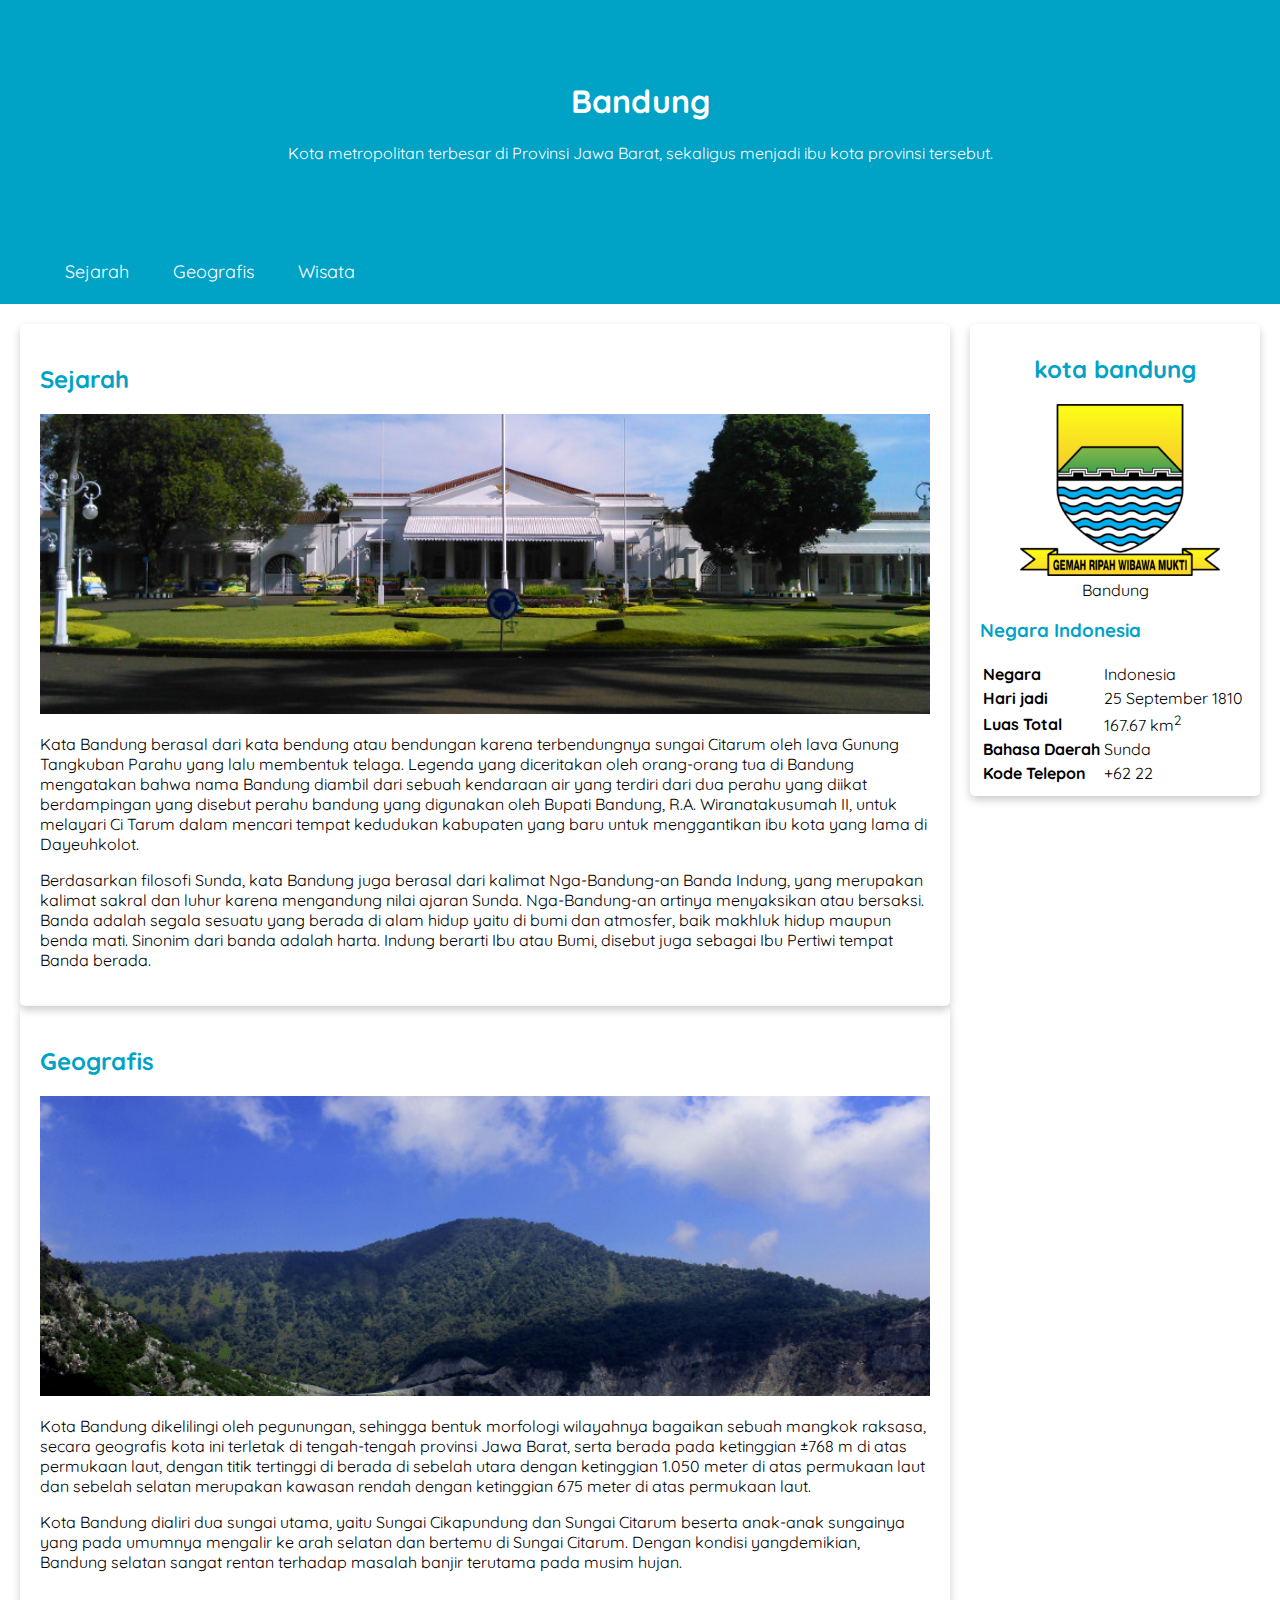
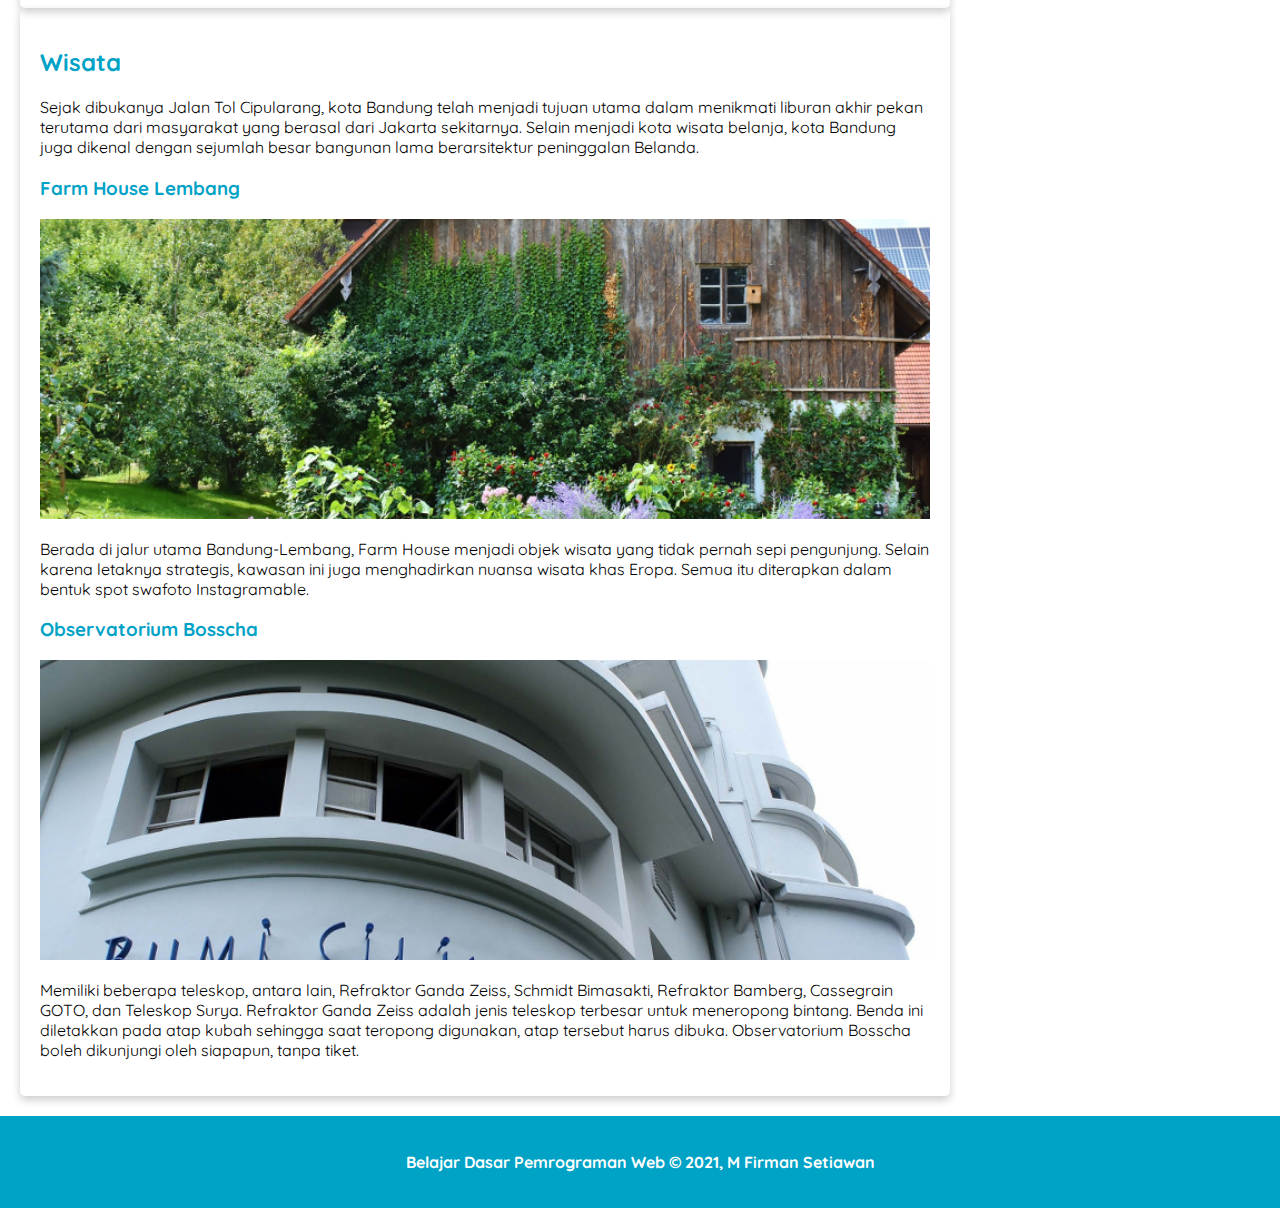
<file: index.html>
<!DOCTYPE html>
<html lang="en">
  <head>
    <meta charset="UTF-8" />
    <meta http-equiv="X-UA-Compatible" content="IE=edge" />
    <meta name="viewport" content="width=device-width, initial-scale=1.0" />
    <link rel="stylesheet" href="assets/style/style.css" />
    <title>Kota Bandung</title>
  </head>
  <body>
    <header>
      <div class="jumbotron">
        <h1>Bandung</h1>
        <p>
          Kota metropolitan terbesar di Provinsi Jawa Barat, sekaligus menjadi
          ibu kota provinsi tersebut.
        </p>
      </div>
      <nav>
        <ul>
          <li><a href="#sejarah">Sejarah</a></li>
          <li><a href="#geografis">Geografis</a></li>
          <li><a href="#wisata">Wisata</a></li>
        </ul>
      </nav>
    </header>
    <main>
      <div id="content">
        <article class="card">
          <h2 id="sejarah">Sejarah</h2>
          <img
            class="featured-image"
            src="assets/image/history.jpg"
            alt="sejarah"
          />
          <p>
            Kata Bandung berasal dari kata bendung atau bendungan karena
            terbendungnya sungai Citarum oleh lava Gunung Tangkuban Parahu yang
            lalu membentuk telaga. Legenda yang diceritakan oleh orang-orang tua
            di Bandung mengatakan bahwa nama Bandung diambil dari sebuah
            kendaraan air yang terdiri dari dua perahu yang diikat berdampingan
            yang disebut perahu bandung yang digunakan oleh Bupati Bandung, R.A.
            Wiranatakusumah II, untuk melayari Ci Tarum dalam mencari tempat
            kedudukan kabupaten yang baru untuk menggantikan ibu kota yang lama
            di Dayeuhkolot.
          </p>

          <p>
            Berdasarkan filosofi Sunda, kata Bandung juga berasal dari kalimat
            Nga-Bandung-an Banda Indung, yang merupakan kalimat sakral dan luhur
            karena mengandung nilai ajaran Sunda. Nga-Bandung-an artinya
            menyaksikan atau bersaksi. Banda adalah segala sesuatu yang berada
            di alam hidup yaitu di bumi dan atmosfer, baik makhluk hidup maupun
            benda mati. Sinonim dari banda adalah harta. Indung berarti Ibu atau
            Bumi, disebut juga sebagai Ibu Pertiwi tempat Banda berada.
          </p>
        </article>

        <article class="card">
          <h2 id="geografis">Geografis</h2>
          <img
            class="featured-image"
            src="assets/image/geografis.jpg"
            alt="geografis"
          />
          <p>
            Kota Bandung dikelilingi oleh pegunungan, sehingga bentuk morfologi
            wilayahnya bagaikan sebuah mangkok raksasa, secara geografis kota
            ini terletak di tengah-tengah provinsi Jawa Barat, serta berada pada
            ketinggian ±768 m di atas permukaan laut, dengan titik tertinggi di
            berada di sebelah utara dengan ketinggian 1.050 meter di atas
            permukaan laut dan sebelah selatan merupakan kawasan rendah dengan
            ketinggian 675 meter di atas permukaan laut.
          </p>

          <p>
            Kota Bandung dialiri dua sungai utama, yaitu Sungai Cikapundung dan
            Sungai Citarum beserta anak-anak sungainya yang pada umumnya
            mengalir ke arah selatan dan bertemu di Sungai Citarum. Dengan
            kondisi yangdemikian, Bandung selatan sangat rentan terhadap masalah
            banjir terutama pada musim hujan.
          </p>
        </article>

        <article class="card">
          <h2 id="wisata">Wisata</h2>
          <p>
            Sejak dibukanya Jalan Tol Cipularang, kota Bandung telah menjadi
            tujuan utama dalam menikmati liburan akhir pekan terutama dari
            masyarakat yang berasal dari Jakarta sekitarnya. Selain menjadi kota
            wisata belanja, kota Bandung juga dikenal dengan sejumlah besar
            bangunan lama berarsitektur peninggalan Belanda.
          </p>

          <h3>Farm House Lembang</h3>
          <img
            class="featured-image"
            src="assets/image/farm-house.jpg"
            alt="farm house"
          />
          <p>
            Berada di jalur utama Bandung-Lembang, Farm House menjadi objek
            wisata yang tidak pernah sepi pengunjung. Selain karena letaknya
            strategis, kawasan ini juga menghadirkan nuansa wisata khas Eropa.
            Semua itu diterapkan dalam bentuk spot swafoto Instagramable.
          </p>
          <h3>Observatorium Bosscha</h3>
          <img
            class="featured-image"
            src="assets/image/bosscha.jpg"
            alt="bosscha"
          />
          <p>
            Memiliki beberapa teleskop, antara lain, Refraktor Ganda Zeiss,
            Schmidt Bimasakti, Refraktor Bamberg, Cassegrain GOTO, dan Teleskop
            Surya. Refraktor Ganda Zeiss adalah jenis teleskop terbesar untuk
            meneropong bintang. Benda ini diletakkan pada atap kubah sehingga
            saat teropong digunakan, atap tersebut harus dibuka. Observatorium
            Bosscha boleh dikunjungi oleh siapapun, tanpa tiket.
          </p>
        </article>
      </div>
      <aside>
        <article class="profile">
          <header>
            <figure>
              <h2>kota bandung</h2>
              <img src="assets/image/279px-Bandung_coa.png" alt="logo" />
              <figcaption>Bandung</figcaption>
            </figure>
          </header>
          <section class="conten_profile">
            <h3>Negara Indonesia</h3>
            <table>
              <tr>
                <th>Negara</th>
                <td>Indonesia</td>
              </tr>
              <tr>
                <th>Hari jadi</th>
                <td>25 September 1810</td>
              </tr>
              <tr>
                <th>Luas Total</th>
                <td>167.67 km<sup>2</sup></td>
              </tr>
              <tr>
                <th>Bahasa Daerah</th>
                <td>Sunda</td>
              </tr>
              <tr>
                <th>Kode Telepon</th>
                <td>+62 22</td>
              </tr>
            </table>
          </section>
        </article>
      </aside>
      <div class="clear"></div>
    </main>
    <footer>
      <p>Belajar Dasar Pemrograman Web &#169; 2021, M Firman Setiawan</p>
    </footer>
  </body>
</html>
</file>
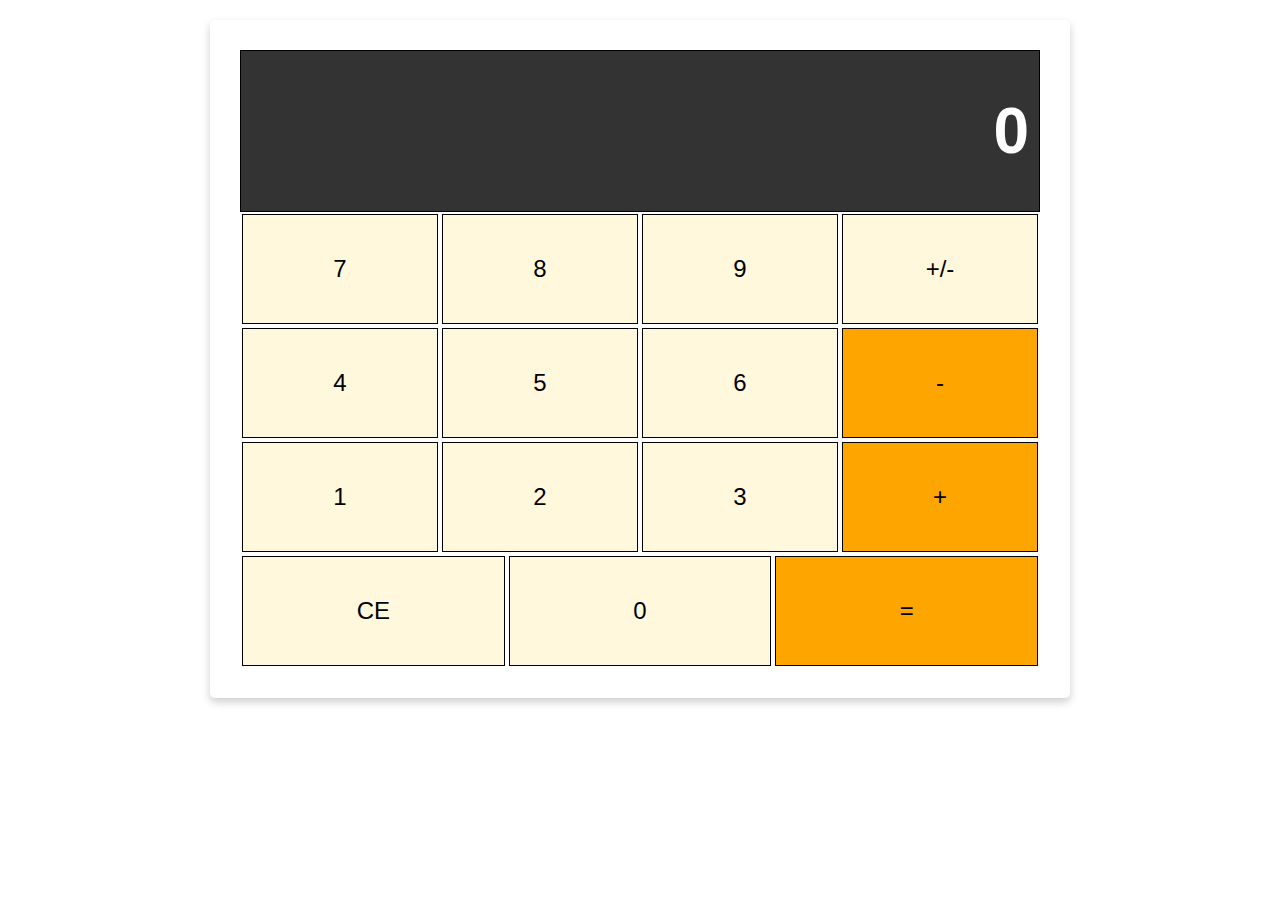
<file: callculator/index.html>
<!DOCTYPE html>
<html lang="en">
  <head>
    <meta charset="UTF-8" />
    <meta http-equiv="X-UA-Compatible" content="IE=edge" />
    <meta name="viewport" content="width=device-width, initial-scale=1.0" />
    <link rel="stylesheet" href="style.css" />
    <title>calculator</title>
  </head>
  <body>
    <div class="flex-container-column card">
      <div class="display">
        <h1 id="displayNumber">0</h1>
      </div>
      <div class="flex-container-row">
        <div class="button">7</div>
        <div class="button">8</div>
        <div class="button">9</div>
        <div class="button">+/-</div>
      </div>
      <div class="flex-container-row">
        <div class="button">4</div>
        <div class="button">5</div>
        <div class="button">6</div>
        <div class="button operator">-</div>
      </div>
      <div class="flex-container-row">
        <div class="button">1</div>
        <div class="button">2</div>
        <div class="button">3</div>
        <div class="button operator">+</div>
      </div>
      <div class="flex-container-row">
        <div class="button clear">CE</div>
        <div class="button">0</div>
        <div class="button equals">=</div>
      </div>
    </div>
    <script src="./script.js"></script>
  </body>
</html>
</file>
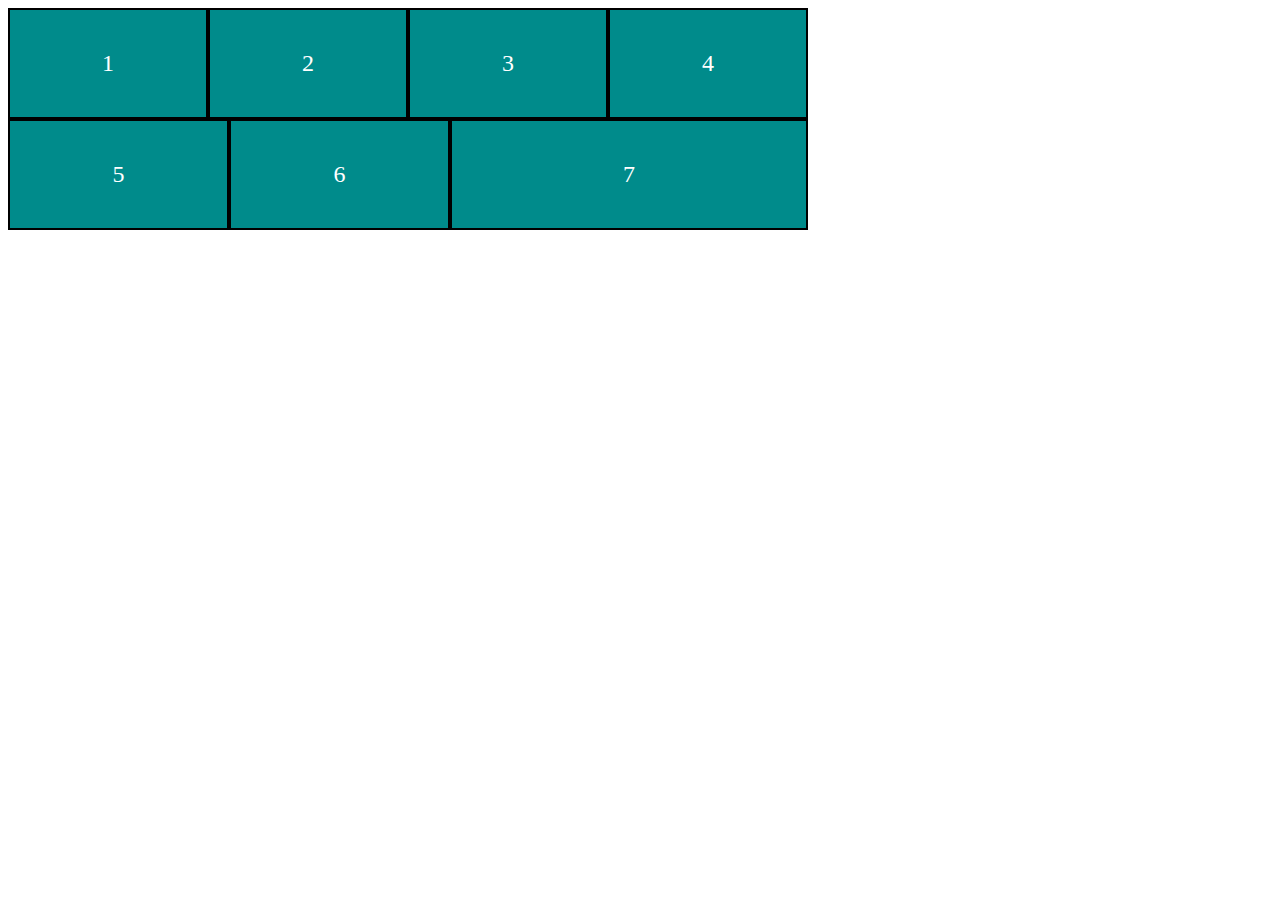
<file: flex.html>
<!DOCTYPE html>
<html lang="en">
  <head>
    <meta charset="UTF-8" />
    <meta http-equiv="X-UA-Compatible" content="IE=edge" />
    <meta name="viewport" content="width=device-width, initial-scale=1.0" />
    <title>Document</title>
    <style>
      .container {
        margin: 0;
        width: 800px;
      }
      .flex-colum {
        display: flex;
        flex-direction: column;
      }
      .flex-row {
        display: flex;
        flex-direction: row;
      }
      .box {
        flex-basis: 25%;
        padding: 40px;
        background-color: darkcyan;
        border: 2px solid black;
        text-align: center;
        flex-grow: 1;
        color: white;
        font-size: 1.5em;
      }
      .grow2 {
        flex-basis: 50%;
      }
    </style>
  </head>
  <body>
    <div class="container">
      <div class="flex-colum">
        <div class="flex-row">
          <div class="box">1</div>
          <div class="box">2</div>
          <div class="box">3</div>
          <div class="box">4</div>
        </div>
        <div class="flex-row">
          <div class="box">5</div>
          <div class="box">6</div>
          <div class="box grow2">7</div>
        </div>
      </div>
    </div>
  </body>
</html>
</file>
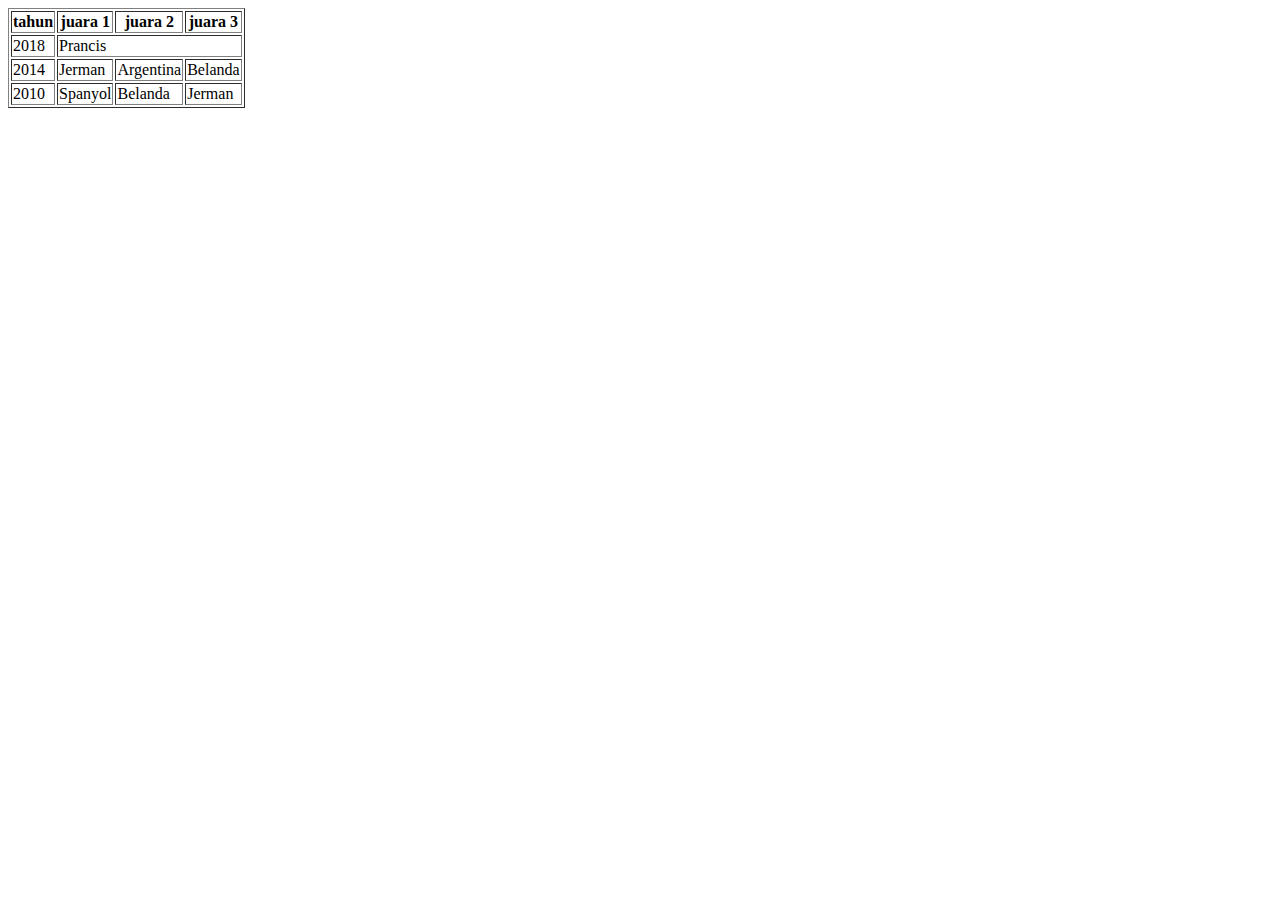
<file: tabel.html>
<!DOCTYPE html>
<html lang="en">
  <head>
    <meta charset="UTF-8" />
    <meta http-equiv="X-UA-Compatible" content="IE=edge" />
    <meta name="viewport" content="width=device-width, initial-scale=1.0" />
    <title>tabel dicodig</title>
  </head>
  <body>
    <table border="1">
      <thead>
        <th>tahun</th>
        <th>juara 1</th>
        <th>juara 2</th>
        <th>juara 3</th>
      </thead>
      <tbody>
        <tr>
          <td>2018</td>
          <td colspan="3">Prancis</td>
        </tr>
        <tr>
          <td>2014</td>
          <td>Jerman</td>
          <td>Argentina</td>
          <td>Belanda</td>
        </tr>
        <tr>
          <td>2010</td>
          <td>Spanyol</td>
          <td>Belanda</td>
          <td>Jerman</td>
        </tr>
      </tbody>
    </table>
  </body>
</html>
</file>
<file: assets/style/style.css>
@import url("https://fonts.googleapis.com/css2?family=Quicksand:wght@400;700&display=swap");
body {
  font-family: "Quicksand", sans-serif;
  margin: 0;
  padding: 0;
}
* {
  box-sizing: border-box;
}
.jumbotron {
  background-color: #00a2c6;
  padding: 60px;
  text-align: center;
  color: white;
}
#content {
  float: left;
  width: 75%;
}
nav {
  background-color: #00a2c6;
  position: sticky;
  top: 0;
  padding: 5px;
}

header {
  display: inline;
}

main {
  padding: 20px;
  overflow: auto;
}
aside {
  float: right;
  width: 25%;
  padding-left: 20px;
}

nav ul li {
  display: inline;
  list-style: none;
  margin: 20px;
}

nav a {
  font-size: 18px;
  font-family: 400;
  text-decoration: none;
  color: white;
}

nav a:hover {
  font-weight: bold;
}
.featured-image {
  width: 100%;
  object-fit: cover;
  max-height: 300px;
  object-position: center;
}

h2,
h3 {
  color: #00a2c6;
}

.profile {
  text-align: center;
  box-shadow: 0px 4px 8px 0 rgba(0, 0, 0, 0.2);
  border-radius: 5px;
  padding: 10px;
}

.profile img {
  width: 200px;
}
.conten_profile {
  text-align: left;
}
footer {
  padding: 20px;
  color: white;
  background-color: #00a2c6;
  text-align: center;
  font-weight: bold;
  box-sizing: content-box;
}

.card {
  box-shadow: 0px 4px 8px 0 rgba(0, 0, 0, 0.2);
  border-radius: 5px;
  padding: 20px;
}

/* Responsive  */
@media screen and (max-width: 1000px) {
  #content,
  aside {
    width: 100%;
    padding: 0;
  }
  nav {
    background-color: #00a2c6;
    position: sticky;
    top: 0;
    padding: px;
  }
}
</file>
<file: callculator/style.css>
body {
  font-family: sans-serif;
}

.flex-container-column {
  text-align: right;
  display: flex;
  flex-direction: column;
  max-width: 800px;
  margin: 0 auto;
  padding: 20px;
}
.display {
  color: white;
  width: 100%;
  padding-right: 10px;
  box-sizing: border-box;
  background-color: #333333;
  border: 1px solid black;
  font-size: 2em;
}

.card {
  box-shadow: 0 4px 8px 0 rgba(0, 0, 0, 0.2);
  border-radius: 5px;
  padding: 30px;
  margin-top: 20px;
  width: 100%;
}

.flex-container-row {
  display: flex;
  flex-direction: row;
}
.button {
  flex-basis: 25%;
  background-color: cornsilk;
  text-align: center;
  font-size: 1.5em;
  padding: 40px;
  cursor: pointer;
  border: 1px solid black;
  margin: 2px;
}
.button:hover {
  font-weight: bold;
}
.operator,
.negative,
.equals {
  background: orange;
}

@media screen and (max-width: 513px) {
  .button {
    padding: 25px;
  }
}
</file>
